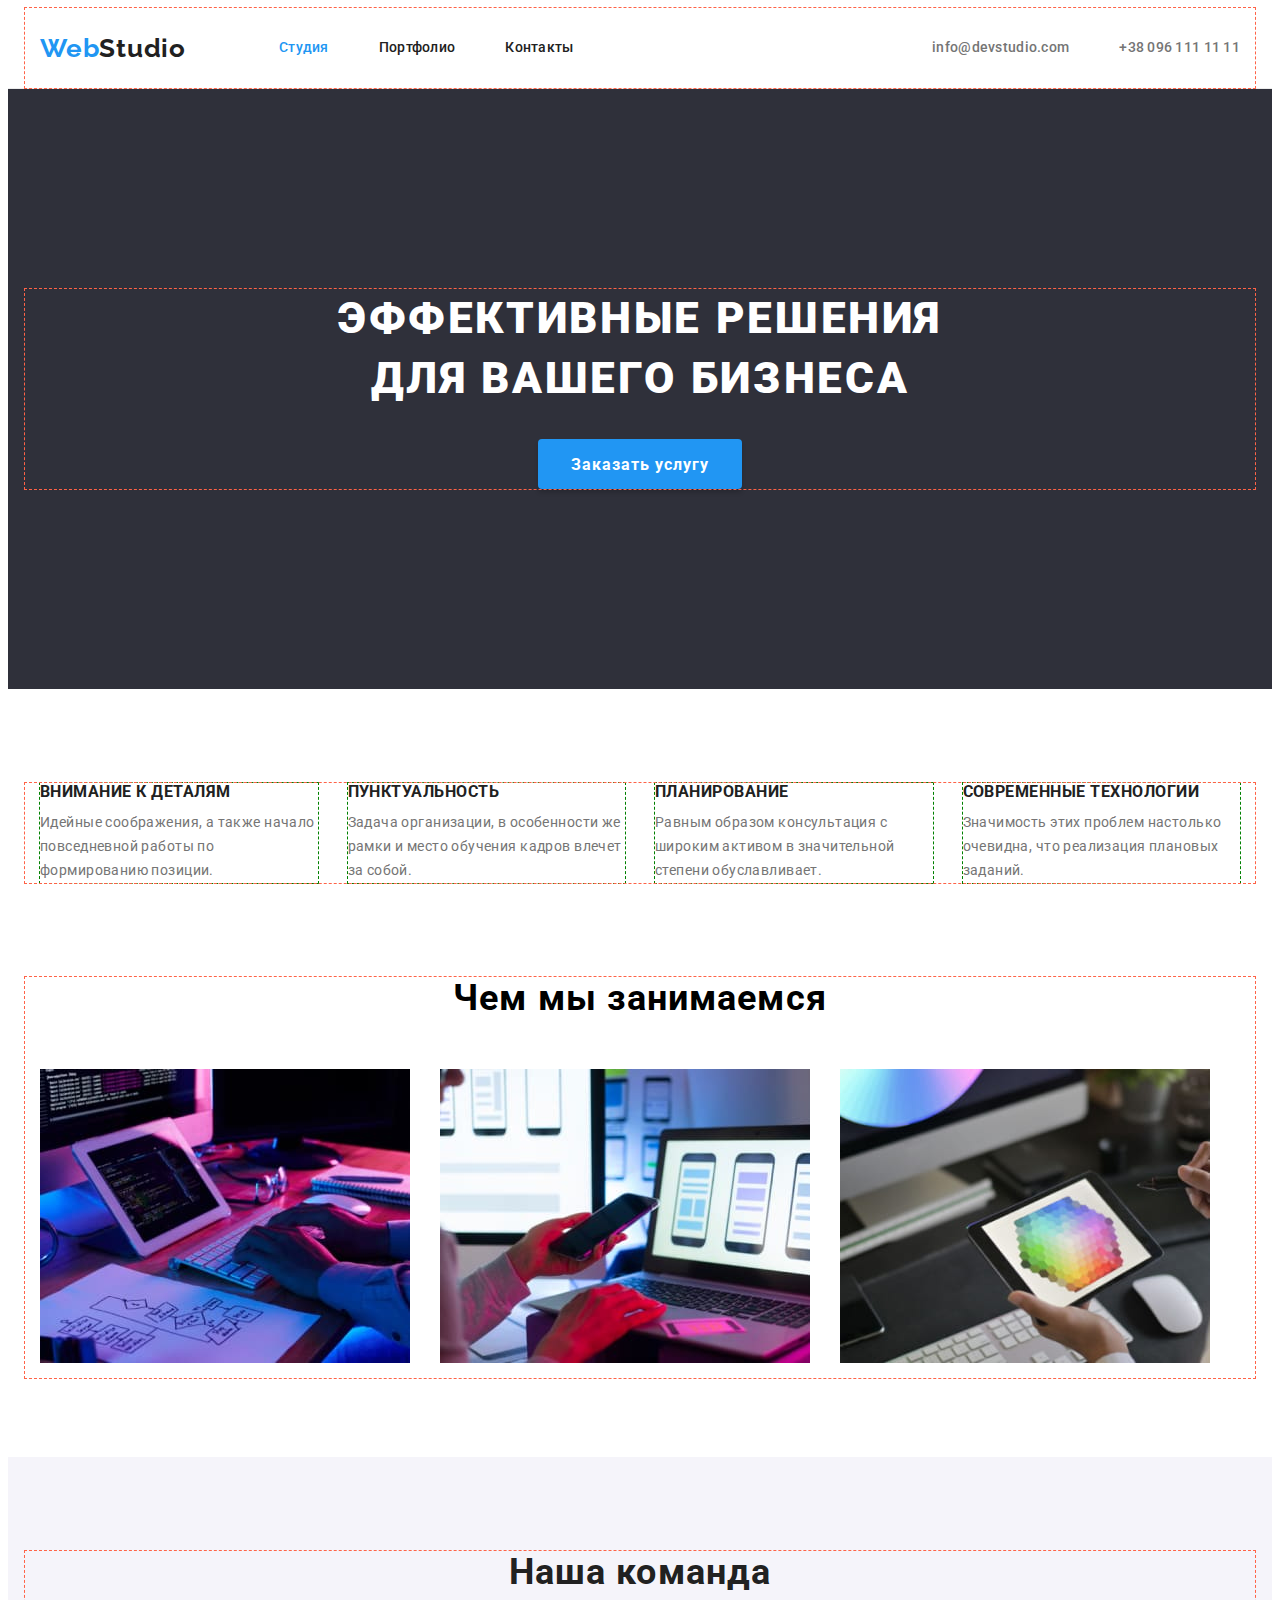
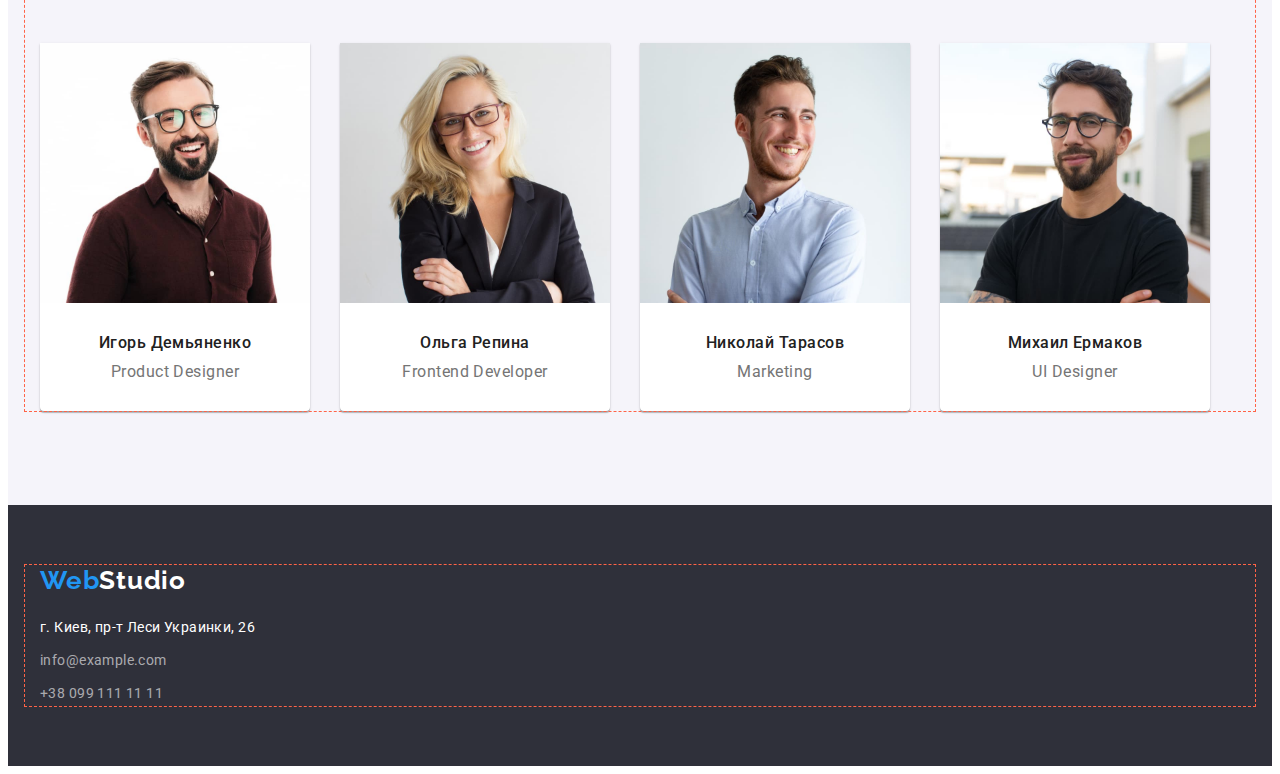
<file: index.html>
<!DOCTYPE html>
<html lang="ru">
  <head>
    <meta charset="UTF-8" />
    <meta http-equiv="X-UA-Compatible" content="IE=edge" />
    <meta name="viewport" content="width=device-width, initial-scale=1.0" />
    <meta
      name="description"
      content="Вебстудия. Создание вебсайта под ключ,  разработка мобильных приложений"
    />
    <title>WebStudio</title>

    <link rel="preconnect" href="https://fonts.googleapis.com" />
    <link rel="preconnect" href="https://fonts.gstatic.com" crossorigin />
    <link
      href="https://fonts.googleapis.com/css2?family=Raleway:wght@700&family=Roboto:wght@400;500;700;900&display=swap"
      rel="stylesheet"
    />
    <link
      rel="stylesheet"
      href="https://cdnjs.cloudflare.com/ajax/libs/modern-normalize/1.1.0/modern-normalize.min.css"
      integrity="sha512-wpPYUAdjBVSE4KJnH1VR1HeZfpl1ub8YT/NKx4PuQ5NmX2tKuGu6U/JRp5y+Y8XG2tV+wKQpNHVUX03MfMFn9Q=="
      crossorigin="anonymous"
      referrerpolicy="no-referrer"
    />
    <link rel="stylesheet" href="./css/styles.css" />
  </head>
  <body>
    <header class="page-header">
      <div class="container">
        <nav class="header-nav list">
          <a class="logo link" href="./index.html"
            >Web<span class="logo-accent">Studio</span></a
          >
          <ul class="header-list list">
            <li class="header-list-item">
              <a class="link current" href="">Студия</a>
            </li>
            <li class="header-list-item">
              <a class="link" href="./portfolio.html">Портфолио</a>
            </li>
            <li class="header-list-item">
              <a class="link" href="">Контакты</a>
            </li>
          </ul>
        </nav>
        <ul class="header-contacts list">
          <li class="item">
            <a class="header-email link" href="mailto:info@devstudio.com"
              >info@devstudio.com</a
            >
          </li>
          <li class="item">
            <a class="header-tel link" href="tel:+380961111111"
              >+38 096 111 11 11</a
            >
          </li>
        </ul>
      </div>
    </header>
    <main>
      <!-- HERO -->

      <section class="hero section">
        <div class="container">
          <!--<div class="hero-content"-->
          <h1 class="hero-title">Эффективные решения для вашего бизнеса</h1>
          <button class="hero-btn" type="button">Заказать услугу</button>
          <!--</div>-->
        </div>
      </section>
      <!--end of HERO -->

      <!-- Блок Особенности -->
      <section class="qualities section">
        <div class="container">
          <h2 class="visually-hidden qualities-title">Особенности</h2>
          <!--Заголовок спрятан-->
          <ul class="qualities-list list">
            <li class="qualities-item">
              <h3 class="qualities-sec-title">Внимание к деталям</h3>
              <p class="qualities-text">
                Идейные соображения, а также начало повседневной работы по
                формированию позиции.
              </p>
            </li>
            <li class="qualities-item">
              <h3 class="qualities-sec-title">Пунктуальность</h3>
              <p class="qualities-text">
                Задача организации, в особенности же рамки и место обучения
                кадров влечет за собой.
              </p>
            </li>
            <li class="qualities-item">
              <h3 class="qualities-sec-title">Планирование</h3>
              <p class="qualities-text">
                Равным образом консультация с широким активом в значительной
                степени обуславливает.
              </p>
            </li>
            <li class="qualities-item">
              <h3 class="qualities-sec-title">Современные технологии</h3>
              <p class="qualities-text">
                Значимость этих проблем настолько очевидна, что реализация
                плановых заданий.
              </p>
            </li>
          </ul>
        </div>
      </section>
      <!-- Конец блока Особенности -->

      <!-- Блок Чем мы занимаемся-->
      <section class="dealing section">
        <div class="container">
          <h2 class="dealing-title">Чем мы занимаемся</h2>
          <ul class="dealing-list list">
            <li class="dealing-item">
              <img
                src="./images/we-do1.jpg"
                alt="Десктопные приложения"
                width="370"
              />
            </li>
            <li class="dealing-item">
              <img
                src="./images/we-do2.jpg"
                alt="Разработка мобильных приложений"
                width="370"
              />
            </li>
            <li class="dealing-item">
              <img
                src="./images/we-do3.jpg"
                alt="Разработка дизайна вебсайта"
                width="370"
              />
            </li>
          </ul>
        </div>
      </section>
      <!-- Конец блока Чем мы занимаемся -->

      <!-- Блок Наша команда-->
      <section class="team section">
        <div class="container">
          <h2 class="team-title">Наша команда</h2>
          <ul class="team-list list">
            <li class="team-item">
              <img
                class="team-img"
                src="./images/staff1.jpg"
                alt="Игорь Демьяненко"
                width="270"
              />
              <h3 class="team-sec-title">Игорь Демьяненко</h3>
              <p class="team-text" lang="en">Product Designer</p>
            </li>
            <li class="team-item">
              <img
                class="team-img"
                src="./images/staff2.jpg"
                alt="Ольга Репина"
                width="270"
              />
              <h3 class="team-sec-title">Ольга Репина</h3>
              <p class="team-text" lang="en">Frontend Developer</p>
            </li>
            <li class="team-item">
              <img
                class="team-img"
                src="./images/staff3.jpg"
                alt="Николай Тарасов"
                width="270"
              />
              <h3 class="team-sec-title">Николай Тарасов</h3>
              <p class="team-text" lang="en">Marketing</p>
            </li>
            <li class="team-item">
              <img
                class="team-img"
                src="./images/staff4.jpg"
                alt="Михаил Ермаков"
                width="270"
              />
              <h3 class="team-sec-title">Михаил Ермаков</h3>
              <p class="team-text" lang="en">UI Designer</p>
            </li>
          </ul>
        </div>
      </section>
      <!-- Конец блока Наша команда-->
    </main>
    <footer class="page-footer">
      <div class="container">
        <a class="link logo" href="./index.html"
          >Web<span class="footer-logo-accent">Studio</span></a
        >
        <address class="adr">
          <ul class="footer-contacts list">
            <li class="footer-contacts-item">
              <a
                class="footer-adress link"
                href=" https://goo.gl/maps/PGf1aji3u7h2vcn76"
                target="_blank"
                rel="noopener noreferrer"
                >г. Киев, пр-т Леси Украинки, 26</a
              >
            </li>
            <li class="footer-contacts-item">
              <a class="footer-email link" href="mailto:info@example.com"
                >info@example.com</a
              >
            </li>
            <li class="footer-contacts-item">
              <a class="footer-tel link" href="tel:+380991111111"
                >+38 099 111 11 11</a
              >
            </li>
          </ul>
        </address>
      </div>
    </footer>
  </body>
</html>
</file>
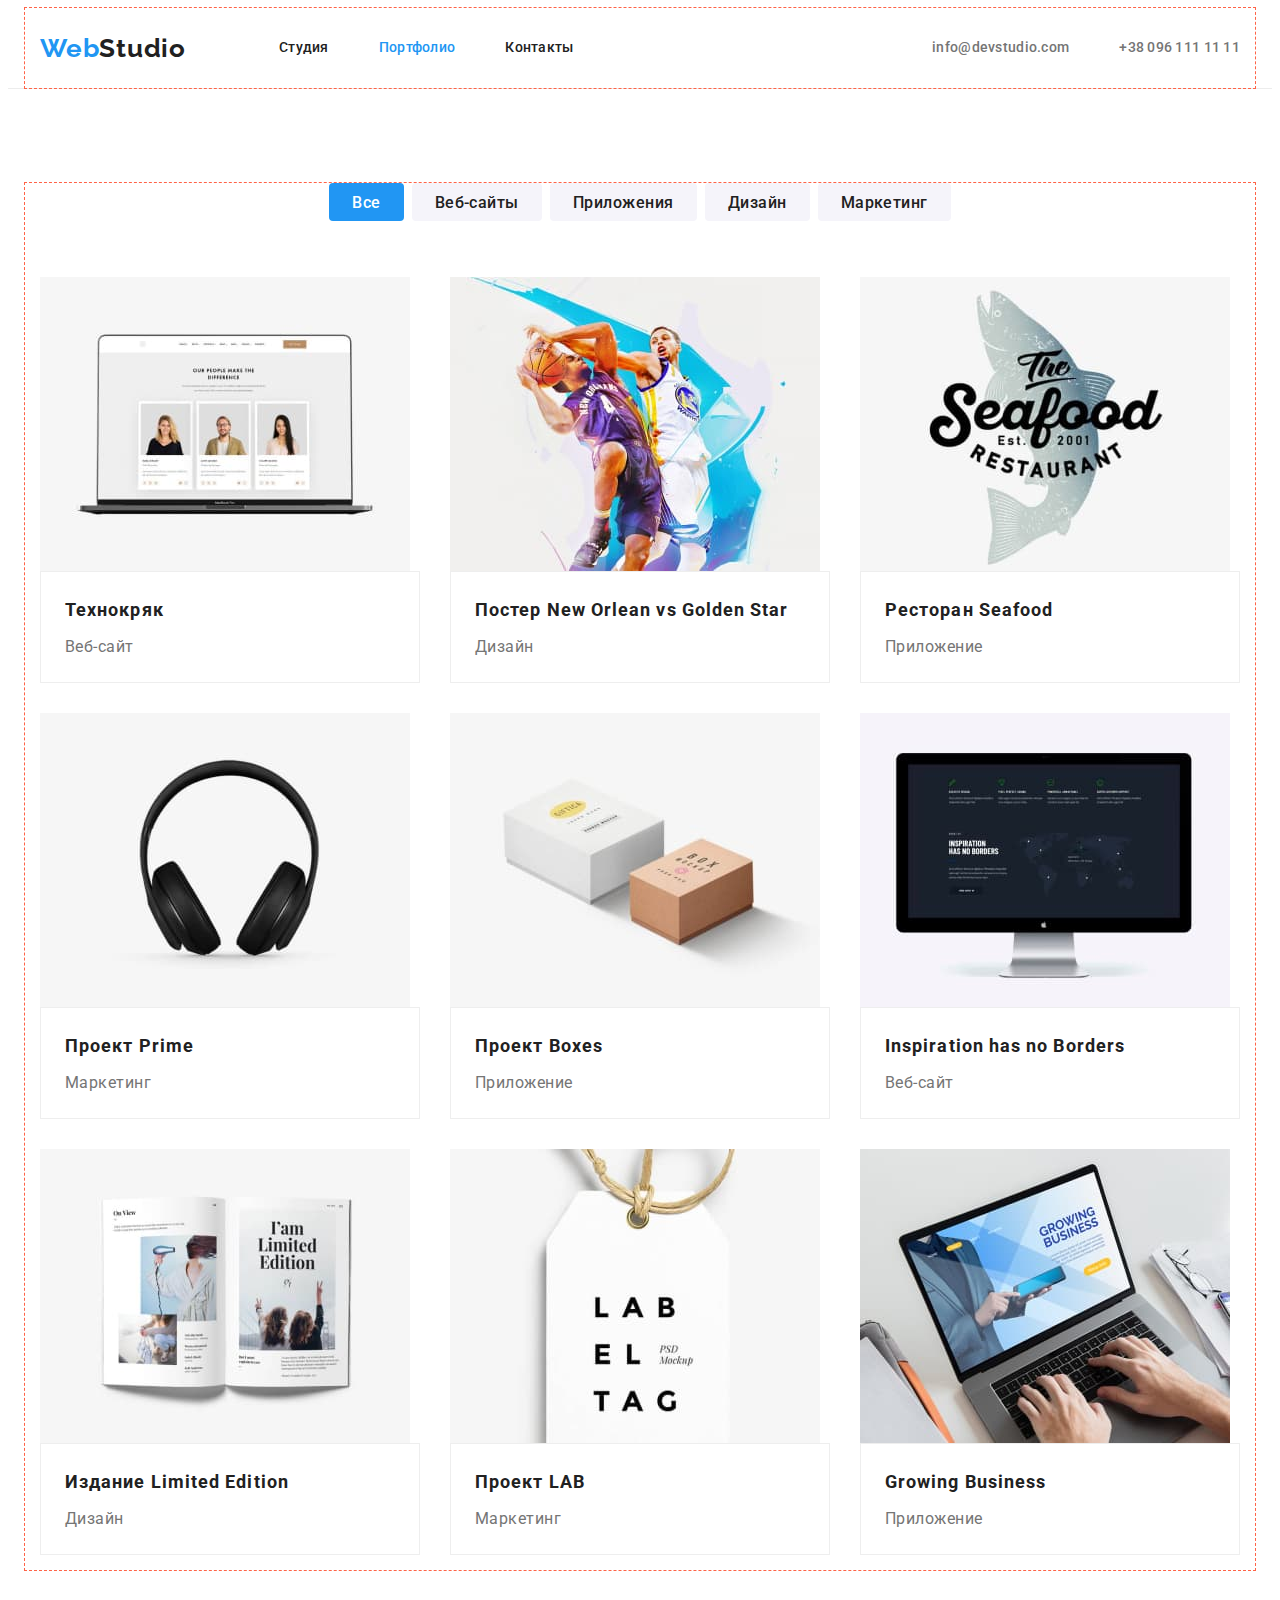
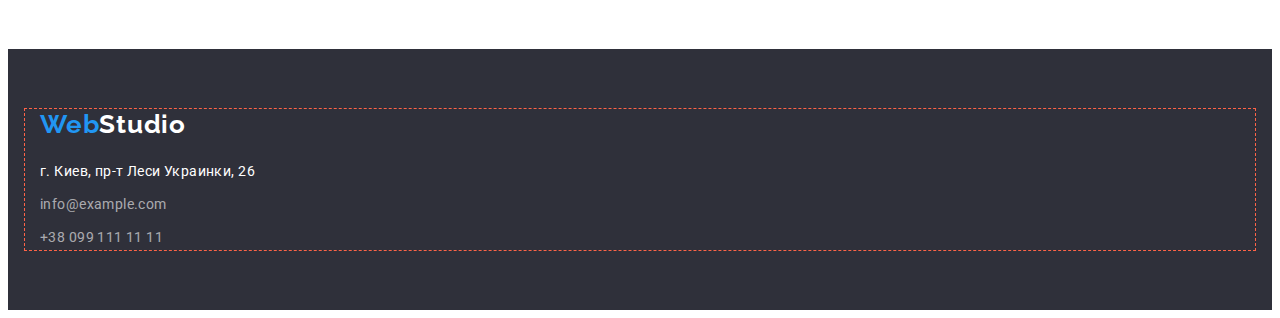
<file: portfolio.html>
<!DOCTYPE html>
<html lang="ru">
  <head>
    <meta charset="UTF-8" />
    <meta http-equiv="X-UA-Compatible" content="IE=edge" />
    <meta name="viewport" content="width=device-width, initial-scale=1.0" />
    <meta
      name="description"
      content="Вебстудия. Создание вебсайта под ключ,  разработка мобильных приложений"
    />
    <title>WebStudio</title>

    <link rel="preconnect" href="https://fonts.googleapis.com" />
    <link rel="preconnect" href="https://fonts.gstatic.com" crossorigin />
    <link
      href="https://fonts.googleapis.com/css2?family=Raleway:wght@700&family=Roboto:wght@400;500;700;900&display=swap"
      rel="stylesheet"
    />
    <link
      rel="stylesheet"
      href="https://cdnjs.cloudflare.com/ajax/libs/modern-normalize/1.1.0/modern-normalize.min.css"
      integrity="sha512-wpPYUAdjBVSE4KJnH1VR1HeZfpl1ub8YT/NKx4PuQ5NmX2tKuGu6U/JRp5y+Y8XG2tV+wKQpNHVUX03MfMFn9Q=="
      crossorigin="anonymous"
      referrerpolicy="no-referrer"
    />
    <link rel="stylesheet" href="./css/styles.css" />
  </head>
  <body>
    <header class="page-header">
      <div class="container">
        <nav class="header-nav list">
          <a class="logo link" href="./index.html"
            >Web<span class="logo-accent">Studio</span></a
          >
          <ul class="header-list list">
            <li class="header-list-item">
              <a class="link" href="./index.html">Студия</a>
            </li>
            <li class="header-list-item">
              <a class="link current" href="">Портфолио</a>
            </li>
            <li class="header-list-item">
              <a class="link" href="">Контакты</a>
            </li>
          </ul>
        </nav>
        <ul class="header-contacts list">
          <li class="item">
            <a class="header-email link" href="mailto:info@devstudio.com"
              >info@devstudio.com</a
            >
          </li>
          <li class="item">
            <a class="header-tel link" href="tel:+380961111111"
              >+38 096 111 11 11</a
            >
          </li>
        </ul>
      </div>
    </header>

    <main>
      <!-- Примеры работ -->
      <section class="examples section">
        <div class="container">
          <!-- Фильр -->

          <h1 class="exaples-title visually-hidden">Примеры работ</h1>

          <!--<div class="exaples-filter"> -->
          <ul class="list examples-navi">
            <li class="filtr-btn">
              <button class="exaples-filter-btn filter-first-btn" type="button">
                Все
              </button>
            </li>
            <li class="filtr-btn">
              <button class="exaples-filter-btn" type="button">
                Веб-сайты
              </button>
            </li>
            <li class="filtr-btn">
              <button class="exaples-filter-btn" type="button">
                Приложения
              </button>
            </li>
            <li class="filtr-btn">
              <button class="exaples-filter-btn" type="button">Дизайн</button>
            </li>
            <li class="filtr-btn">
              <button class="exaples-filter-btn" type="button">
                Маркетинг
              </button>
            </li>
          </ul>
          <!--</div> -->

          <!--  Карточки работ  -->
          <!--<div class="examles-card">-->
          <ul class="exaples-list list">
            <li class="exaples-list-item">
              <a class="exaples-link link" href="">
                <img src="./images/project1.jpg" alt="" width="370" />
                <!-- Низ карточки, ниже аналогично -->
                <div class="examples-content">
                  <h2 class="examples-sec-title">Технокряк</h2>
                  <p class="examples-text">Веб-сайт</p>
                </div>
              </a>
            </li>
            <li class="exaples-list-item">
              <a class="exaples-link link" href="">
                <img src="./images/project2.jpg" alt="" width="370" />
                <div class="examples-content">
                  <h2 class="examples-sec-title">
                    Постер <span lang="en">New Orlean vs Golden Star</span>
                  </h2>
                  <p class="examples-text">Дизайн</p>
                </div>
              </a>
            </li>
            <li class="exaples-list-item">
              <a class="exaples-link link" href="">
                <img src="./images/project3.jpg" alt="" width="370" />
                <div class="examples-content">
                  <h2 class="examples-sec-title">
                    Ресторан <span lang="en">Seafood</span>
                  </h2>
                  <p class="examples-text">Приложение</p>
                </div>
              </a>
            </li>
            <li class="exaples-list-item">
              <a class="exaples-link link" href="">
                <img src="./images/project4.jpg" alt="" width="370" />
                <div class="examples-content">
                  <h2 class="examples-sec-title">
                    Проект <span lang="en">Prime</span>
                  </h2>
                  <p class="examples-text">Маркетинг</p>
                </div>
              </a>
            </li>
            <li class="exaples-list-item">
              <a class="exaples-link link" href="">
                <img src="./images/project5.jpg" alt="" width="370" />
                <div class="examples-content">
                  <h2 class="examples-sec-title">
                    Проект <span lang="en">Boxes</span>
                  </h2>
                  <p class="examples-text">Приложение</p>
                </div>
              </a>
            </li>
            <li class="exaples-list-item">
              <a class="exaples-link link" href="">
                <img src="./images/project6.jpg" alt="" width="370" />
                <div class="examples-content">
                  <h2 class="examples-sec-title" lang="en">
                    Inspiration has no Borders
                  </h2>
                  <p class="examples-text">Веб-сайт</p>
                </div>
              </a>
            </li>
            <li class="exaples-list-item">
              <a class="exaples-link link" href="">
                <img src="./images/project7.jpg" alt="" width="370" />
                <div class="examples-content">
                  <h2 class="examples-sec-title">
                    Издание <span lang="en">Limited Edition</span>
                  </h2>
                  <p class="examples-text">Дизайн</p>
                </div>
              </a>
            </li>
            <li class="exaples-list-item">
              <a class="exaples-link link" href="">
                <img src="./images/project8.jpg" alt="" width="370" />
                <div class="examples-content">
                  <h2 class="examples-sec-title">
                    Проект <span lang="en">LAB</span>
                  </h2>
                  <p class="examples-text">Маркетинг</p>
                </div>
              </a>
            </li>
            <li class="exaples-list-item">
              <a class="exaples-link link" href="">
                <img src="./images/project9.jpg" alt="" width="370" />
                <div class="examples-content">
                  <h2 class="examples-sec-title" lang="en">Growing Business</h2>
                  <p class="examples-text">Приложение</p>
                </div>
              </a>
            </li>
          </ul>
        </div>
      </section>
      <!--  Футер -->
    </main>
    <footer class="page-footer">
      <div class="container">
        <a class="link logo" href="./index.html"
          >Web<span class="footer-logo-accent">Studio</span></a
        >
        <address class="adr">
          <ul class="footer-contacts list">
            <li class="footer-contacts-item">
              <a
                class="footer-adress link"
                href=" https://goo.gl/maps/PGf1aji3u7h2vcn76"
                target="_blank"
                rel="noopener noreferrer"
                >г. Киев, пр-т Леси Украинки, 26</a
              >
            </li>
            <li class="footer-contacts-item">
              <a class="footer-email link" href="mailto:info@example.com"
                >info@example.com</a
              >
            </li>
            <li class="footer-contacts-item">
              <a class="footer-tel link" href="tel:+380991111111"
                >+38 099 111 11 11</a
              >
            </li>
          </ul>
        </address>
      </div>
    </footer>
  </body>
</html>
</file>
<file: css/styles.css>
:root {
  --link-hover: rgba(33, 150, 243, 1);
  --btn-fokus-text: rgba(255, 255, 255, 1);
  --logo-accent: rgba(33, 150, 243, 1);
  --hero-footer-color: rgba(47, 48, 58, 1);
  --sec-title-color: rgba(33, 33, 33, 1);
  --paragraph-text: rgba(117, 117, 117, 1);
  --btn-background: rgba(33, 150, 243, 1);
}
/*------- Reset and so on -----------*/
p,
h1,
h2,
h3,
h4,
h5,
h6 {
  margin: 0;
}

ul {
  margin: 0;
  padding-left: 0;
}

button {
  cursor: pointer;
}
.link {
  text-decoration: none;
}
.list {
  list-style: none;
}
img {
  display: block;
  max-width: 100%;
}

body {
  background-color: #ffffff;
  font-size: 14px;
  font-family: "Roboto", "Verdana", "Tahoma", sans-serif;
}
/*скрывается заголовок*/
.visually-hidden {
  position: absolute;
  white-space: nowrap;
  width: 1px;
  height: 1px;
  overflow: hidden;
  border: 0;
  padding: 0;
  clip: rect(0 0 0 0);
  clip-path: inset(50%);
  margin: -1px;
}

/*-------------------------------*/
/*------------ header -----------*/
.container {
  width: 1200px;
  padding: 0 15px;
  margin: 0 auto;
  outline: 1px dashed tomato;
}
.section {
  padding: 94px 0;
}

.page-header {
  /*padding: 24px 0 25px;*/
  border-bottom: 1px solid rgba(236, 236, 236, 1);
}
.page-header .container {
  display: flex;
  align-items: center;
}
.header-nav {
  display: flex;
  align-items: center;
}
.header-nav .link {
  display: block;
}
.header-contacts {
  display: block;
}
.logo {
  font-family: "Raleway", "Verdana", "Tahoma", sans-serif;
  color: var(--logo-accent);
  font-weight: 700;
  font-size: 26px;
  line-height: 1.19;
  letter-spacing: 0.03em;
}
.page-header .logo {
  margin-right: 93px;
}

.logo-accent {
  color: rgba(33, 33, 33, 1);
}
.header-list-item .link {
  display: block;
  padding-top: 32px;
  padding-bottom: 32px;
  color: rgba(33, 33, 33, 1);
}
.header-list {
  display: flex;
  align-items: center;
  color: rgba(33, 33, 33, 1);
  font-weight: 500;
  line-height: 1.14;
  letter-spacing: 0.02em;
}
.header-list-item:not(:last-child) {
  margin-right: 50px;
}
/*.header-list.link {
  color: rgba(33, 33, 33, 1);
}*/

/*.header-list .link:visited {
  color: rgba(33, 33, 33, 1);
}*/

.header-list .link.current {
  color: var(--link-hover);
}
.header-list .link:focus,
.header-list .link:hover,
.header-contacts .link:focus,
.header-contacts .link:hover {
  color: var(--link-hover);
}
.header-contacts .link {
  display: block;
  padding-top: 32px;
  padding-bottom: 32px;
}
.header-contacts {
  display: flex;
  align-items: center;
  margin-left: auto;
}
/*.header-email {
  margin-right: 50px;
}*/
.header-contacts .item:not(:last-child) {
  margin-right: 50px;
}
.header-contacts .link {
  color: rgba(117, 117, 117, 1);
  font-weight: 500;
  line-height: 1.14;
  letter-spacing: 0.02em;
}

/* ----в эффективности этого visited я сомневаюсь, 
но тогда есть вопросы----- */

.header-contacts .link:visited {
  color: rgba(117, 117, 117, 1);
}

/* ------- HERO 235px------*/
.hero {
  background-color: var(--hero-footer-color);
  padding: 200px 0;
}

.hero-content {
  padding: 200px 235px;
}
.hero-title {
  width: 696px;
  margin: 0 auto 30px;
  text-align: center;

  font-weight: 900;
  font-size: 44px;
  line-height: 1.36;
  letter-spacing: 0.06em;
  text-transform: uppercase;

  color: rgba(255, 255, 255, 1);
}

.hero-btn {
  padding: 10px 32px;
  display: block;
  margin: 0 auto;
  min-width: 200px;
  height: 50px;
  color: rgba(255, 255, 255, 1);
  background-color: var(--btn-background);

  font-family: inherit;
  font-weight: 700;
  font-size: 16px;
  line-height: 1.88;

  align-items: center;
  text-align: center;
  letter-spacing: 0.06em;
  cursor: pointer;

  box-shadow: 0px 4px 4px rgba(0, 0, 0, 0.15);
  border-radius: 4px;
  border: 1px solid transparent;
}
.hero-btn:hover,
.hero-btn:focus {
  color: var(--btn-fokus-text);
  background-color: rgba(24, 140, 232, 1);
}

/* ----- Блок Особенности -----*/

.qualities {
}

/*.qualities-item:not(:last-child) {
  margin-right: 30px;
}*/
.qualities-list {
  display: flex;
  /*margin: -15px;*/
  column-gap: 30px;
}
.qualities-item {
  outline: 1px dashed green;
  /*width: calc((100% - 4 * 30px) / 4);
  margin: 15px;*/
  width: calc((100% - 3 * 30px) / 4);
}

.qualities-sec-title {
  color: var(--sec-title-color);
  line-height: 1.14;
  letter-spacing: 0.03em;
  text-transform: uppercase;
  margin-bottom: 10px;
}

.qualities-text {
  color: var(--paragraph-text);
  line-height: 1.71;
  letter-spacing: 0.03em;
}
/* --- Блок Чем мы занимаемся--- */
.dealing {
  padding-top: 0;
}
.dealing-list {
  display: flex;
  margin: -15px;
}
.dealing-link {
}
.dealing-item {
  flex-basis: calc((100%-3 * 30px) / 3);
  margin: 15px;
  /* outline: 1px dashed green;*/
}
.dealing-link {
}

.dealing-title {
  margin-bottom: 50px;

  font-size: 36px;
  line-height: 1.17;
  text-align: center;
  letter-spacing: 0.03em;
}

/* -------Блок Наша команда-------*/
.team {
  background-color: rgba(245, 244, 250, 1);
}
.team-list {
  display: flex;
}
.team-item {
  background-color: rgba(255, 255, 255, 1);
  width: calc((100% -3 * 30px) / 4);
  padding-bottom: 30px;
  box-shadow: 0px 1px 3px rgba(0, 0, 0, 0.12), 0px 1px 1px rgba(0, 0, 0, 0.14),
    0px 2px 1px rgba(0, 0, 0, 0.2);
  border-radius: 0px 0px 4px 4px;
}
.team-item:not(:last-child) {
  margin-right: 30px;
}

.team-title {
  color: rgba(33, 33, 33, 1);
  font-size: 36px;
  line-height: 1.17;
  text-align: center;
  letter-spacing: 0.03em;
  margin-bottom: 50px;
}
.team-img {
  margin-bottom: 30px;
}
.team-sec-title {
  color: var(--sec-title-color);
  font-weight: 500;
  font-size: 16px;
  line-height: 1.19;
  /* identical to box height */
  text-align: center;
  letter-spacing: 0.03em;
  margin-bottom: 10px;
}
.team-text {
  color: var(--paragraph-text);
  font-size: 16px;
  line-height: 1.19;

  /* identical to box height */

  text-align: center;
  letter-spacing: 0.03em;
}
/* ------- Footer -------- */
.page-footer {
  background-color: var(--hero-footer-color);
  padding: 60px 0;
}

.page-footer .logo {
  display: block;
  margin-bottom: 20px;
}
/*.adr {
  margin-top: 20px;
}*/
.footer-contacts-item:not(:last-child) {
  margin-bottom: 9px;
}

.footer-logo-accent {
  color: rgba(255, 255, 255, 1);
}

.footer-adress {
  color: rgba(255, 255, 255, 1);
  font-style: normal;
  line-height: 1.71;
  letter-spacing: 0.03em;
}

.footer-email,
.footer-tel {
  color: rgba(255, 255, 255, 0.6);
  font-style: normal;
  line-height: 1.71;
  letter-spacing: 0.03em;
}
.footer-adress:hover,
.footer-adress:focus,
.footer-email:hover,
.footer-email:focus,
.footer-tel:hover,
.footer-tel:focus {
  color: var(--link-hover);
}

/* ----- Portfolio ------ */
.examples {
}
.exaples-title {
}

.examples-navi {
}
.container .examples-navi {
}
.exaples-filter {
}

.exaples-filter-btn {
  display: inline-block;
  padding: 6px 22px;
  height: 38px;
  color: rgba(33, 33, 33, 1);
  background-color: rgba(245, 244, 250, 1);
  border-radius: 4px;
  border: 1px solid transparent;
  font-family: inherit;
  font-weight: 500;
  font-size: 16px;
  line-height: 1.62;

  text-align: center;
  letter-spacing: 0.03em;
  cursor: pointer;
}
.filtr-btn:not(:last-child) {
  margin-right: 8px;
}
.filter-first-btn {
  color: var(--btn-fokus-text);

  background-color: var(--btn-background);
}
.exaples-filter-btn:hover,
.exaples-filter-btn:focus {
  color: var(--btn-fokus-text);

  background-color: var(--btn-background);
}
/* ---- Список карточек ---------*/
.examles-card {
}

.examples-navi {
  display: flex;
  justify-content: center;
  margin-bottom: 56px;
}

.exaples-list {
  display: flex;
  flex-wrap: wrap;
  margin: -15px;
}
.exaples-list-item {
  margin: 15px;
  /*flex-basis: calc((100%-60px) / 3);*/
  flex-basis: calc(100% / 3 - 30px);
}
.examples-link {
}
/*.exaples-list-item:nth-of-type(3n) {
  margin-right: 0;
}
.exaples-list-item:nth-of-type(3n + 1) {
  margin-left: 0;
}
.exaples-list-item:nth-last-of-type(-n + 3) {
  margin-bottom: 0;
}
.exaples-list-item:nth-of-type(-n + 3) {
  margin-top: 0;
}*/
.examples-content {
  padding: 20px 24px;
  border: 1px solid #eeeeee;
}

.examples-sec-title {
  margin-bottom: 4px;

  color: var(--sec-title-color);

  font-size: 18px;
  line-height: 2;
  letter-spacing: 0.06em;
}

.examples-text {
  color: var(--paragraph-text);
  font-size: 16px;
  line-height: 1.88;
  letter-spacing: 0.03em;
}
</file>
